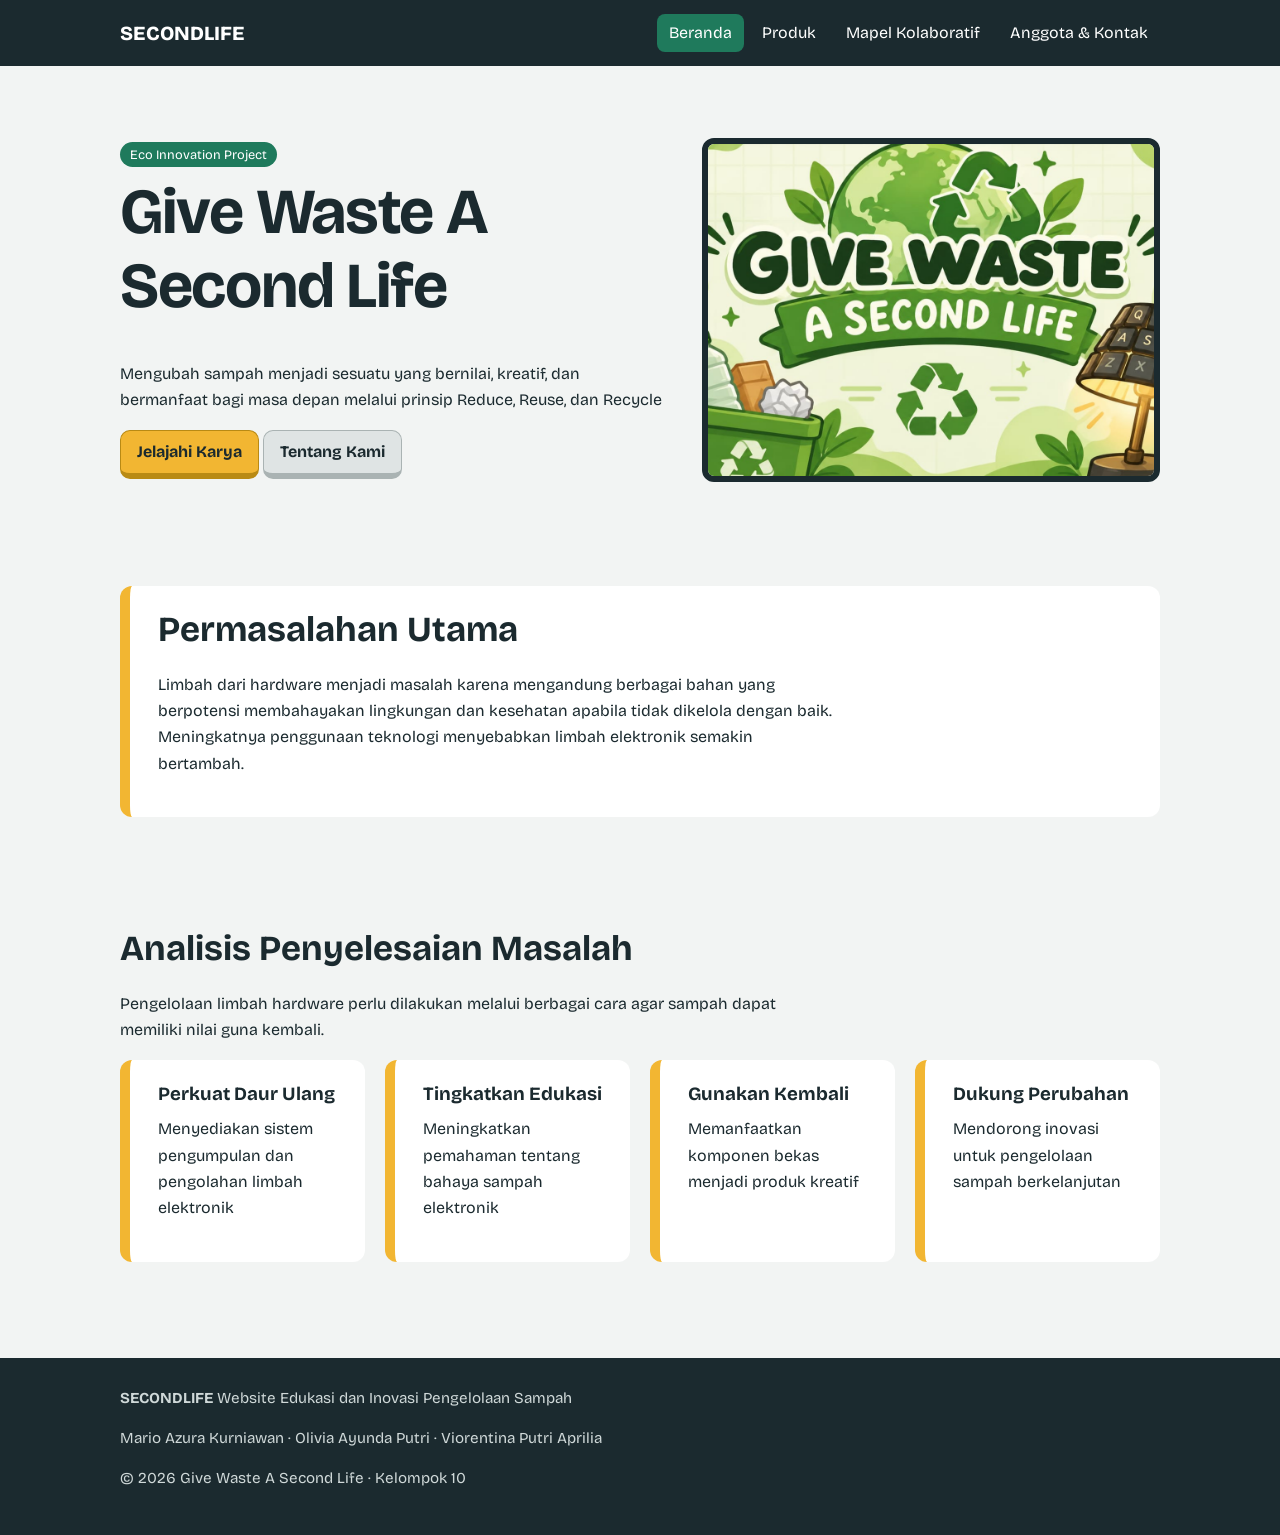
<file: index.html>
<!DOCTYPE html>
<html lang="id">
<head>
  <meta charset="UTF-8">
  <meta name="viewport" content="width=device-width, initial-scale=1">
  <title>Beranda | Give Waste A Second Life</title>
  <link href="https://fonts.googleapis.com/css2?family=Bricolage+Grotesque:wght@400;700;800&display=swap" rel="stylesheet">
  <link rel="stylesheet" href="css/variables.css">
  <link rel="stylesheet" href="css/base.css">
  <link rel="stylesheet" href="css/components.css">
</head>
<body>
<header class="site-header"><div class="wrap">
  <a class="brand" href="index.html">SECONDLIFE</a>
  <nav class="nav" aria-label="Menu utama">
    <a href="index.html" aria-current="page">Beranda</a>
    <a href="produk.html">Produk</a>
    <a href="pembelajaran.html">Mapel Kolaboratif</a>
    <a href="anggota.html">Anggota &amp; Kontak</a>
  </nav>
</div>
</header>
<main>
<section class="hero"><div class="wrap grid">
  <div>
    <p class="tag">Eco Innovation Project</p>
    <h1>Give Waste A Second Life</h1>
    <p>Mengubah sampah menjadi sesuatu yang bernilai, kreatif, dan bermanfaat bagi masa depan melalui prinsip Reduce, Reuse, dan Recycle</p>
    <a class="keycap hot" href="produk.html">Jelajahi Karya</a>
    <a class="keycap" href="anggota.html">Tentang Kami</a>
  </div>
  <img class="hero-img" src="./gambar/gambar.home.jpeg" alt="Second Life">
</div>
</section>

<section class="section"><div class="wrap">
  <div class="border">
    <h2>Permasalahan Utama</h2>
  <p>Limbah dari hardware menjadi masalah karena mengandung berbagai bahan yang berpotensi membahayakan lingkungan dan kesehatan apabila tidak dikelola dengan baik. Meningkatnya penggunaan teknologi menyebabkan limbah elektronik semakin bertambah.</p>
  </div>
</div>
</section>

<section class="section"><div class="wrap">
  <h2>Analisis Penyelesaian Masalah</h2>
  <p>Pengelolaan limbah hardware perlu dilakukan melalui berbagai cara agar sampah dapat memiliki nilai guna kembali.</p>
  <div class="cards">
    <article class="border">
      <h3>Perkuat Daur Ulang</h3>
      <p>Menyediakan sistem pengumpulan dan pengolahan limbah elektronik</p>
    </article>
    <article class="border">
      <h3>Tingkatkan Edukasi</h3>
      <p>Meningkatkan pemahaman tentang bahaya sampah elektronik</p>
    </article>
    <article class="border">
      <h3>Gunakan Kembali</h3>
      <p>Memanfaatkan komponen bekas menjadi produk kreatif</p>
    </article>
    <article class="border">
      <h3>Dukung Perubahan</h3>
      <p>Mendorong inovasi untuk pengelolaan sampah berkelanjutan</p>
    </article>
  </div>
</div>
</section>
</main>
<footer class="site-footer"><div class="wrap">
  <p><b>SECONDLIFE</b> Website Edukasi dan Inovasi Pengelolaan Sampah</p>
  <p>Mario Azura Kurniawan · Olivia Ayunda Putri · Viorentina Putri Aprilia</p>
  <p>© 2026 Give Waste A Second Life · Kelompok 10</p>
</div>
</footer>
</body>
</html>
</file>
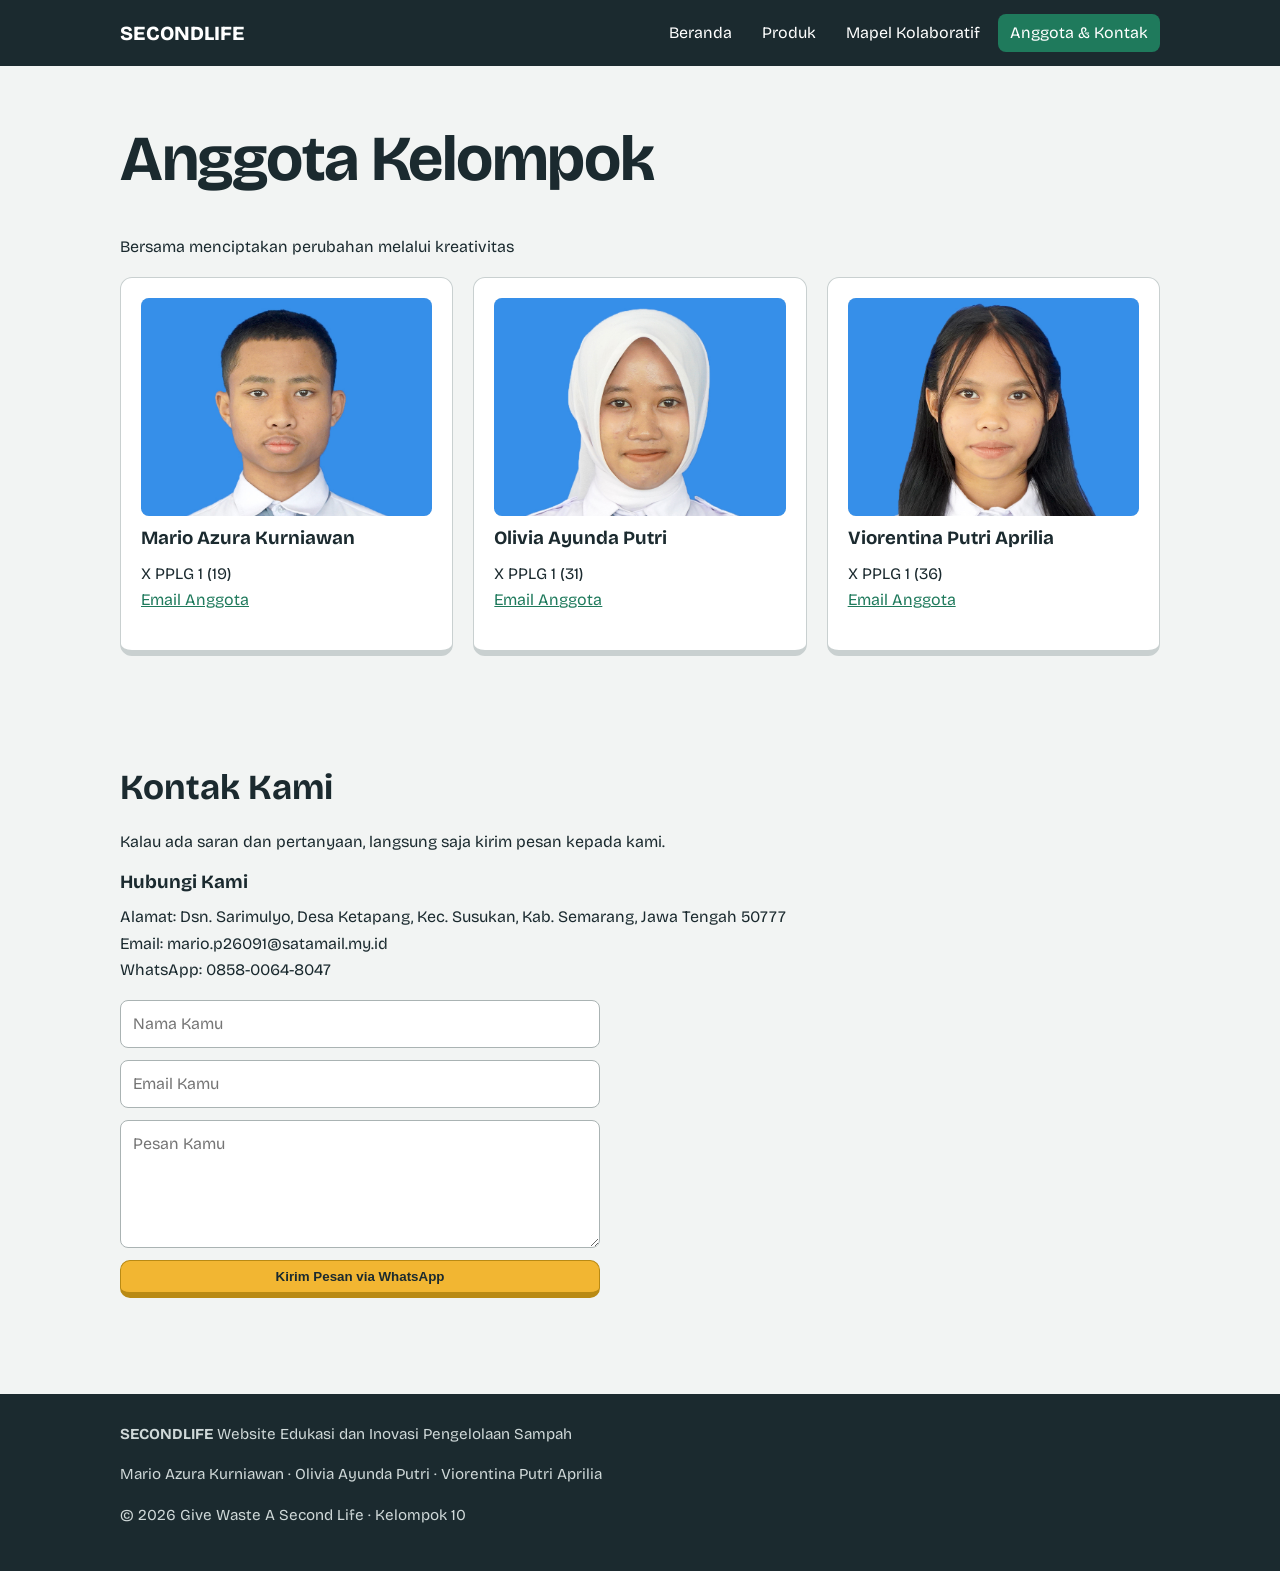
<file: anggota.html>
<!DOCTYPE html>
<html lang="id">
<head>
  <meta charset="UTF-8">
  <meta name="viewport" content="width=device-width, initial-scale=1">
  <title>Anggota & Kontak | Give Waste A Second Life</title>
  <link href="https://fonts.googleapis.com/css2?family=Bricolage+Grotesque:wght@400;700;800&display=swap" rel="stylesheet">
  <link rel="stylesheet" href="css/variables.css">
  <link rel="stylesheet" href="css/base.css">
  <link rel="stylesheet" href="css/components.css">
</head>
<body>
<header class="site-header"><div class="wrap">
  <a class="brand" href="index.html">SECONDLIFE</a>
  <nav class="nav" aria-label="Menu utama">
    <a href="index.html">Beranda</a>
    <a href="produk.html">Produk</a>
    <a href="pembelajaran.html">Mapel Kolaboratif</a>
    <a href="anggota.html" aria-current="page">Anggota &amp; Kontak</a>
  </nav>
</div>
</header>
<main>
<section class="section"><div class="wrap" id="anggota">
  <h1>Anggota Kelompok</h1>
  <p>Bersama menciptakan perubahan melalui kreativitas</p>
  <div class="cards">
    <article class="card">
      <img src="./gambar/gambar.mario.jpeg" alt="Mario azura kurniawan">
      <h3>Mario Azura Kurniawan</h3>
      <p>X PPLG 1 (19)<br><a href="mailto:mario.p26091@satamail.my.id">Email Anggota</a></p>
    </article>
    <article class="card">
      <img src="./gambar/gambar.oliv.jpeg" alt="Olivia ayunda putri">
      <h3>Olivia Ayunda Putri</h3>
      <p>X PPLG 1 (31)<br><a href="mailto:olivia.p26124@satamail.my.id">Email Anggota</a></p>
    </article>
    <article class="card">
      <img src="./gambar/gambar.april.jpeg" alt="Viorentina Putri Aprilia">
      <h3>Viorentina Putri Aprilia</h3>
      <p>X PPLG 1 (36)<br><a href="mailto:viorentina.p26138@satamail.my.id">Email Anggota</a></p>
    </article>
  </div>
</div>
</section>

<section class="section"><div class="wrap" id="kontak">
  <h2>Kontak Kami</h2>
  <p>Kalau ada saran dan pertanyaan, langsung saja kirim pesan kepada kami.</p>
  <h3>Hubungi Kami</h3>
  <p>Alamat: Dsn. Sarimulyo, Desa Ketapang, Kec. Susukan, Kab. Semarang, Jawa Tengah 50777<br>
  Email: mario.p26091@satamail.my.id<br>
  WhatsApp: 0858-0064-8047</p>
  <form class="form" id="wa-form">
    <input id="nama" placeholder="Nama Kamu" required>
    <input id="email" type="email" placeholder="Email Kamu" required>
    <textarea id="pesan" rows="4" placeholder="Pesan Kamu" required></textarea>
    <button class="keycap hot" type="submit">Kirim Pesan via WhatsApp</button>
  </form>
</div>
</section>
</main>
<footer class="site-footer"><div class="wrap">
  <p><b>SECONDLIFE</b> Website Edukasi dan Inovasi Pengelolaan Sampah</p>
  <p>Mario Azura Kurniawan · Olivia Ayunda Putri · Viorentina Putri Aprilia</p>
  <p>© 2026 Give Waste A Second Life · Kelompok 10</p>
</div>
</footer>
</body>
</html>
</file>
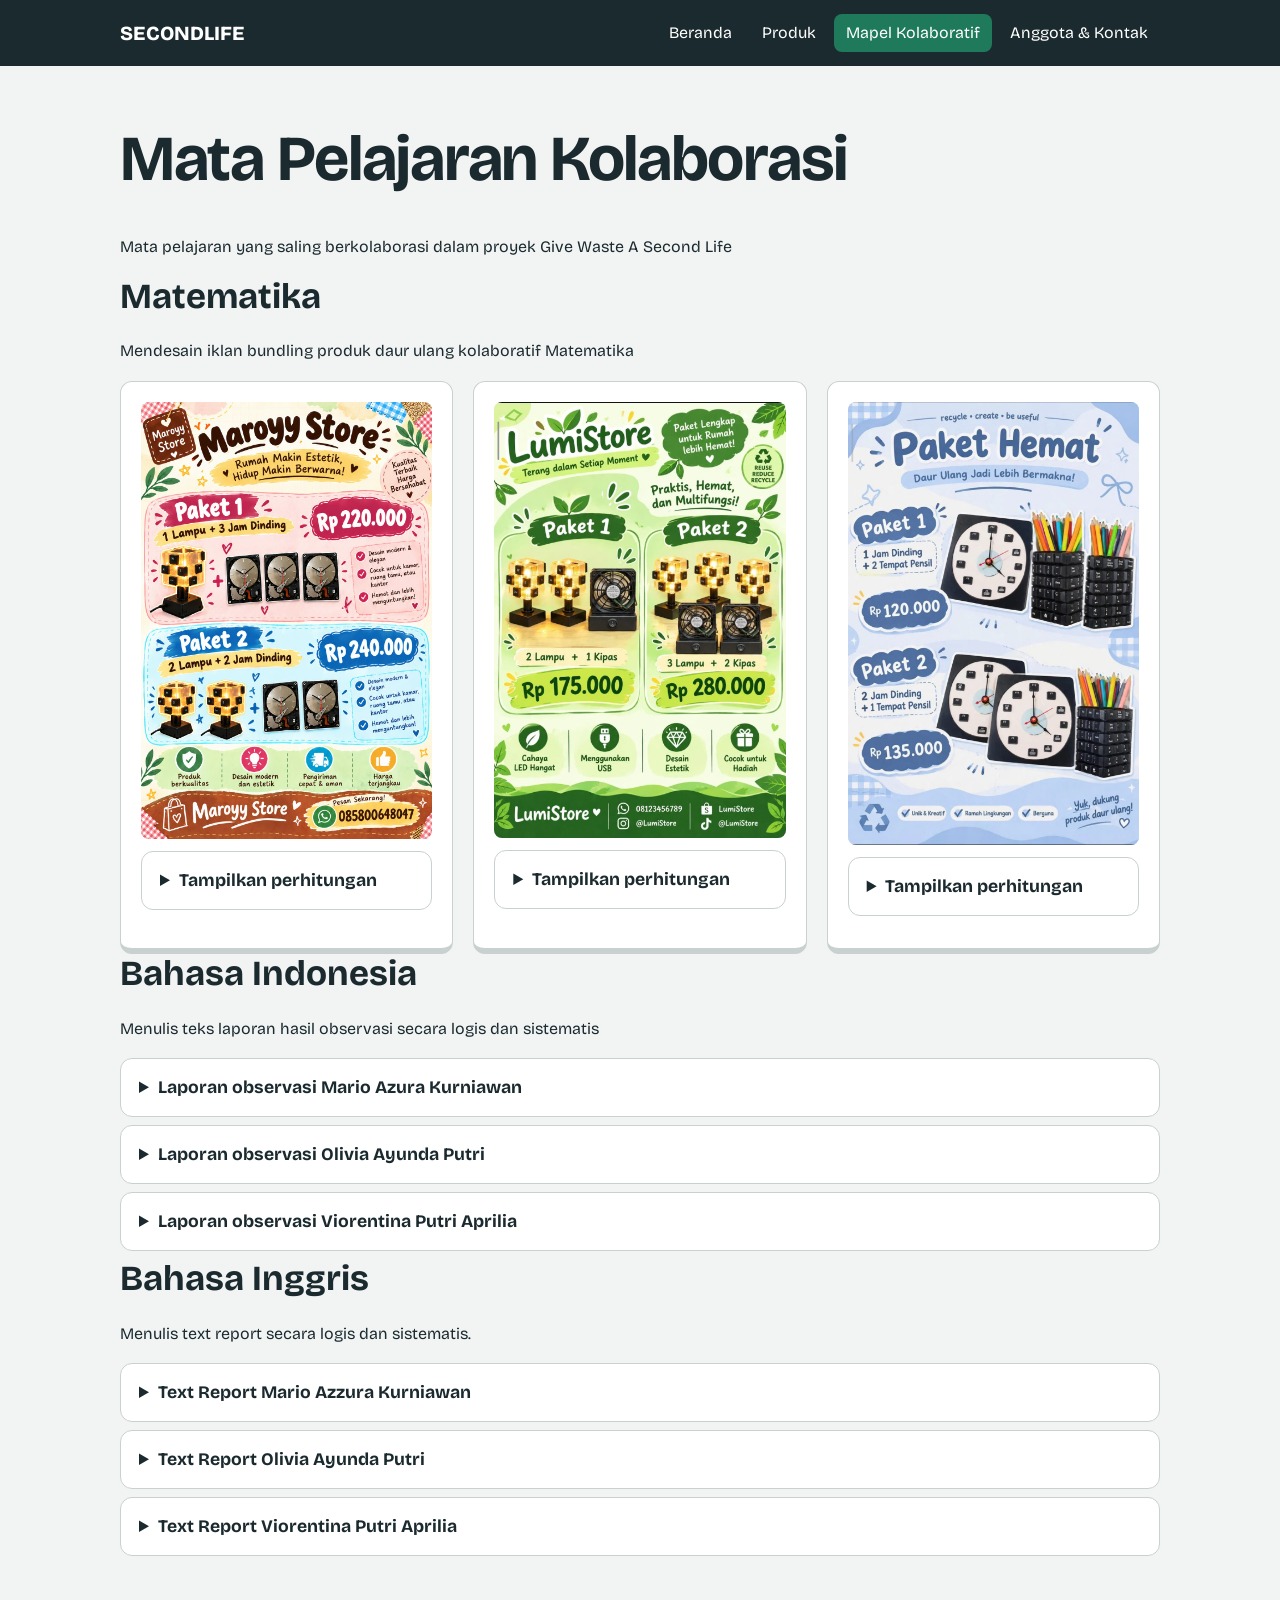
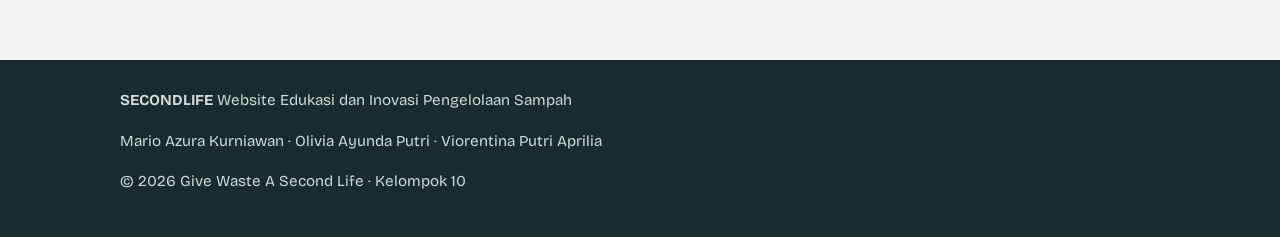
<file: pembelajaran.html>
<!DOCTYPE html>
<html lang="id">
<head>
  <meta charset="UTF-8">
  <meta name="viewport" content="width=device-width, initial-scale=1">
  <title>Mapel Kolaboratif | Give Waste A Second Life</title>
  <link href="https://fonts.googleapis.com/css2?family=Bricolage+Grotesque:wght@400;700;800&display=swap" rel="stylesheet">
  <link rel="stylesheet" href="css/variables.css">
  <link rel="stylesheet" href="css/base.css">
  <link rel="stylesheet" href="css/components.css">
</head>
<body>
<header class="site-header"><div class="wrap">
  <a class="brand" href="index.html">SECONDLIFE</a>
  <nav class="nav" aria-label="Menu utama">
    <a href="index.html">Beranda</a>
    <a href="produk.html">Produk</a>
    <a href="pembelajaran.html" aria-current="page">Mapel Kolaboratif</a>
    <a href="anggota.html">Anggota &amp; Kontak</a>
  </nav>
</div>
</header>
<main>
<section class="section"><div class="wrap">
  <h1>Mata Pelajaran Kolaborasi</h1>
  <p>Mata pelajaran yang saling berkolaborasi dalam proyek Give Waste A Second Life</p>

  <h2 id="matematika">Matematika</h2>
  <p>Mendesain iklan bundling produk daur ulang kolaboratif Matematika</p>
  <div class="cards">
    <article class="card"><img class="price-img" src="./gambar/mtk.mario.jpeg" alt="Iklan Produk Mario">
      <details class="calc">
        <summary>Tampilkan perhitungan</summary>
        <h4>Permisalan</h4>
        <p>x = harga 1 lampu hias<br>
          y = harga 1 jam HDD</p>
        <h4>Permodelan</h4>
        <p>x+3y=220.000<br>2x+2y=240.000</p>
        <h4>Penyelesaian</h4>
        <p>
          Eliminasi<br>
            x+3y=220.000(x2)<br>
            2x+2y=240.000(x1)<br>
            ----------------------------<br>
            2x+6y=440.000<br>
            2x+2y=240.000<br>
            ---------------------------- (-)<br>
            4y=200.000<br>
            y=50.000<br>
        </p>
        <p>Subsitusi<br>
          x+3(50.000)=220.000<br>
          x+150.000=220.000<br>
          x=220.000-150.000<br>
          x=70.000<br>
        </p>
        <p class="hasil">
          <b>Hasil:</b><br>
          x=70.000, y=50.000<br>
          1 Lampu Hias Rp.70.000 dan 1 Jam HDD Rp.50.000</p>
      </details>
    </article>
    <article class="card"><img class="price-img" src="./gambar/mtk.oliv.jpeg" alt="Iklan Produk Oliv">
      <details class="calc"><summary>Tampilkan perhitungan</summary>
        <h4>Permisalan</h4>
        <p>
          x = harga 1 kipas portabel<br>
          y = harga 1 lampu hias</p>
        <h4>Permodelan</h4>
        <p>
          x+2y=175.000<br>
          2x+y=280.000
        </p>
        <h4>Penyelesaian</h4>
        <p>
          Eliminasi<br>
          x+2y=175.000(x2)<br>
          2x+3y=280.000(x1)<br>
        </p>
        <p>
          2x+4y=350.000<br>
          2x+3y=280.000<br>
          y=70.000
        </p>
        <p>
          Subsitusi<br>
          x+2(70.000)=175.000<br>
          x+140.000=175.000<br>
          x=175.000-140.000<br>
          x=35.000<br><br>
        </p>
        <p class="hasil">
          <b>Hasil:</b><br>
          x=35.000, y=70.000<br>
          1 Kipas Portabel Rp.35.000 dan 1 Lampu Hias Rp.70.000</p>
      </details></article>
    <article class="card"><img class="price-img" src="./gambar/mtk.april.jpeg" alt="Iklan Produk April">
      <details class="calc"><summary>Tampilkan perhitungan</summary>
        <h4>Permisalan</h4>
        <p>
          x= harga 1 jam dinding<br>
          y= harga 1 tempat pensil
        </p>
        <h4>Permodelan</h4>
        <p>
          x+2y=120.000<br>
          2x+y=135.000
        </p>
        <h4>Penyelesaian</h4>
        <p>
          Eliminasi<br>
          x+2y=120.000(x2)<br>
          2x+y=135.000(x1)<br>
        </p>
        <p>
          2x+4y=240.000<br>
          2x+y=135.000(-)<br>
          3y=105.000<br>
          y=35.000<br>
        </p>
        <p>
          Subsitusi<br>
          x+2(35.000)=120.000<br>
          x+70.000=120.000<br>
          x=120.000-70.000<br>
          x=50.000
        </p>
        <p class="hasil">
          <b>Hasil:</b><br>
          x=50.000, y=35.000<br>
          1 Jam Dinding Rp.50.000 dan 1 Tempat Pensil Rp.35.000</p>
      </details>
    </article>
  </div>

  <h2 id="indonesia">Bahasa Indonesia</h2>
  <p>Menulis teks laporan hasil observasi secara logis dan sistematis</p>

  <details class="laporan"><summary>Laporan observasi Mario Azura Kurniawan</summary>
    <h3>Pengolahan Limbah Komponen Komputer Bekas</h3>
    <p class="paragraf"> elektronik merupakan sisa perangkat elektronik yang sudah tidak digunakan atau mengalami kerusakan. Salah satu contohnya adalah keyboard komputer bekas. Jika tidak dikelola dengan baik, limbah elektronik dapat menumpuk dan mencemari lingkungan. Oleh karena itu, diperlukan kreativitas untuk memanfaatkan kembali barang bekas menjadi produk yang berguna.</p>
    <p class="paragraf"> satu bentuk pemanfaatan limbah elektronik adalah mengubah keyboard bekas menjadi lampu hias. Produk ini dibuat dengan memanfaatkan bagian keyboard sebagai bahan dekorasi yang memiliki tampilan unik. Proses pembuatannya dimulai dengan membersihkan keyboard, menyusun bagian-bagiannya, kemudian memasang komponen pencahayaan dengan memperhatikan keamanan.</p>
    <p class="paragraf">Lampu hias dari keyboard bekas memiliki beberapa manfaat, yaitu mengurangi limbah elektronik, meningkatkan kreativitas, dan menghasilkan produk yang memiliki nilai jual. Produk ini juga menerapkan prinsip 3R, khususnya Reuse, karena memanfaatkan kembali barang yang sudah tidak digunakan menjadi benda baru yang lebih bermanfaat.</p>
    <p class="paragraf">Berdasarkan hasil observasi, lampu hias dari keyboard bekas merupakan salah satu inovasi kreatif dalam mengatasi permasalahan limbah elektronik. Produk ini membuktikan bahwa barang bekas masih dapat dimanfaatkan menjadi sesuatu yang menarik dan bernilai ekonomi. Dengan menerapkan prinsip 3R, kita dapat ikut menjaga kebersihan dan kelestarian lingkungan.</p>
  </details>

  <details class="laporan"><summary>Laporan observasi Olivia Ayunda Putri</summary>
    <h3>Pengolahan Limbah Keyboard Bekas</h3>
    <p class="paragraf">Limbah elektronik merupakan sisa barang elektronik yang sudah tidak digunakan atau mengalami kerusakan. Salah satu contohnya adalah keyboard komputer bekas. Keyboard yang sudah tidak berfungsi sering kali dibuang dan menjadi sampah elektronik. Padahal, beberapa bagian keyboard masih dapat dimanfaatkan menjadi barang baru. Salah satu bentuk pemanfaatannya adalah dengan mengolah limbah keyboard bekas menjadi produk Keylight, yaitu lampu hias kreatif yang menggunakan komponen keyboard sebagai bahan dekorasinya.</p>
    <p class="paragraf">Proses pembuatan Keylight diawali dengan mengumpulkan keyboard bekas yang sudah tidak digunakan. Keyboard tersebut kemudian dibongkar untuk mengambil bagian-bagian yang masih bisa dimanfaatkan, seperti tombol-tombol dan bagian casing. Selanjutnya, komponen yang telah dipilih dibersihkan agar terbebas dari debu dan kotoran.Setelah bahan siap, tombol-tombol keyboard disusun sesuai pola dan desain yang telah direncanakan. Bagian tersebut kemudian dirangkai dengan bahan tambahan sebagai kerangka produk. Selanjutnya, dipasang komponen lampu sebagai sumber pencahayaan. Setelah seluruh bagian terpasang, dilakukan pemeriksaan untuk memastikan Keylight dapat berfungsi dengan baik dan memiliki tampilan yang menarik.</p>
    <p class="paragraf">Hasil dari pengolahan limbah keyboard bekas ini adalah produk Keylight yang dapat digunakan sebagai lampu hias atau penerangan tambahan. Produk ini memiliki ciri khas berupa penggunaan tombol-tombol keyboard yang memberikan kesan unik dan modern.Selain menghasilkan produk yang bermanfaat, pengolahan ini juga memberikan dampak positif bagi lingkungan. Limbah keyboard yang sebelumnya tidak terpakai dapat dimanfaatkan kembali sehingga jumlah sampah elektronik dapat dikurangi. Kegiatan ini juga melatih kreativitas, keterampilan, dan kemampuan berinovasi dalam menciptakan produk dari barang bekas.</p>
    <p class="paragraf">Pengolahan limbah keyboard bekas menjadi Keylight merupakan salah satu bentuk kreativitas dalam memanfaatkan barang yang sudah tidak terpakai. Melalui proses pengolahan yang tepat, limbah elektronik dapat diubah menjadi produk yang memiliki fungsi, keindahan, dan nilai ekonomi. Oleh karena itu, pemanfaatan limbah keyboard bekas menjadi Keylight dapat menjadi salah satu alternatif untuk mengurangi sampah elektronik sekaligus meningkatkan kepedulian terhadap lingkungan.</p>
  </details>

  <details class="laporan"><summary>Laporan observasi Viorentina Putri Aprilia</summary>
    <h3>Pengolahan Limbah Keyboard Bekas</h3>
    <p class="paragraf">komponen komputer bekas merupakan salah satu jenis sampah elektronik yang sudah tidak digunakan. Salah satu contohnya adalah keyboard komputer bekas. Jika tidak dikelola dengan baik, limbah tersebut dapat menumpuk dan mencemari lingkungan. Oleh karena itu, diperlukan upaya untuk memanfaatkan kembali barang bekas menjadi produk yang berguna.</p>
  
    <p class="paragraf">satu bentuk pemanfaatan limbah elektronik adalah mengolah keyboard bekas menjadi lampu hias atau keylight. Produk ini dibuat dengan memanfaatkan tombol-tombol keyboard sebagai bahan utama dekorasi. Proses pembuatannya dilakukan dengan membersihkan keyboard, memilih tombol yang masih layak digunakan, kemudian menyusun dan menggabungkannya dengan lampu serta bahan pendukung lainnya hingga menjadi produk lampu hias yang menarik.</p>

    <p class="paragraf">keyboard bekas menjadi lampu hias memiliki beberapa manfaat, yaitu mengurangi jumlah sampah elektronik, menghemat penggunaan bahan baku, meningkatkan kreativitas, dan menghasilkan produk yang memiliki nilai guna. Kegiatan ini juga menerapkan prinsip 3R, yaitu Reduce dengan mengurangi sampah elektronik, Reuse dengan menggunakan kembali tombol keyboard yang masih layak, dan Recycle dengan mengolah keyboard bekas menjadi produk baru.</p>

    <p class="paragraf">Berdasarkan hasil observasi, pengolahan limbah keyboard bekas menjadi lampu hias merupakan salah satu bentuk pemanfaatan barang bekas yang kreatif dan bermanfaat. Produk ini membuktikan bahwa limbah elektronik masih dapat diolah menjadi barang yang menarik dan memiliki nilai ekonomi. Dengan menerapkan prinsip 3R, kita dapat mengurangi pencemaran lingkungan sekaligus meningkatkan kreativitas dalam memanfaatkan barang bekas.</p>
  </details>

  <h2 id="inggris">Bahasa Inggris</h2>
  <p>Menulis text report secara logis dan sistematis.</p>

  <details class="laporan"><summary>Text Report Mario Azzura Kurniawan</summary>
    <h3>Processing of Used Computer Component Waste</h3>
    <p>Electronic waste is one of the environmental problems caused by technological development. Many electronic devices, such as keyboards and computers, are no longer used and become waste. If not managed properly, electronic waste can harm the environment. Therefore, reusing old electronic materials is a good solution.</p>
    <p>A decorative lamp made from a used keyboard is an example of a creative product. The used keyboard is cleaned and its parts are arranged into a unique decoration. After that, a lighting component is installed carefully to create a functional and attractive lamp.</p>
    <p>This product has several benefits. It helps reduce electronic waste, develops creativity, and creates economic value. It also applies the 3R principle, especially Reuse, by turning unused materials into useful products.</p>
    <p>In conclusion, a decorative lamp made from a used keyboard is a creative way to reuse electronic waste. It shows that old electronic materials can become useful and valuable products. By applying the 3R principle, we can help protect the environment and create a cleaner future.</p>
  </details>

  <details class="laporan"><summary>Text Report Olivia Ayunda Putri</summary>
    <h3>Processing of Used Computer Component Waste</h3>
    <p>Electronic waste is discarded electronic equipment that is no longer used or has been damaged. One example is a used computer keyboard. Keyboards that no longer function are often thrown away and become electronic waste. However, some parts of keyboards can still be reused to create new products. One way to reuse them is by processing used keyboard waste into a Keylight product, which is a creative decorative lamp that uses keyboard components as its decoration.</p>
    <p>The process of making Keylight begins with collecting used keyboards that are no longer in use. The keyboards are then disassembled to take useful parts, such as the keys and the casing. After that, the selected components are cleaned to remove dust and dirt. Once the materials are ready, the keyboard keys are arranged according to the planned pattern and design. The parts are then assembled with additional materials to form the product's frame. Next, a lighting component is installed as the source of illumination. After all the parts have been assembled, the product is checked to ensure that the Keylight works properly and has an attractive appearance.</p>
    <p>The result of processing used keyboard waste is a Keylight product that can be used as a decorative lamp or additional lighting. This product has a unique characteristic because it uses keyboard keys as decorations, giving it a modern and creative appearance. Besides producing a useful product, this recycling activity also has a positive impact on the environment. Previously unused keyboard waste can be reused, helping reduce the amount of electronic waste. This activity also develops creativity, skills, and innovation in creating products from recycled materials.</p>
    <p>Processing used keyboard waste into Keylight is a form of creativity in reusing unused materials. Through proper processing, electronic waste can be transformed into a product that has practical functions, aesthetic value, and economic potential. Therefore, turning used keyboards into Keylight products can be an alternative way to reduce electronic waste while increasing environmental awareness.</p>
  </details>

  <details class="laporan"><summary>Text Report Viorentina Putri Aprilia</summary>
    <h3>Processing Used Computer Component Waste</h3>
    <p>Used computer components are electronic waste that comes from devices that are no longer used or have been damaged. Examples include cables, fans, keyboards, mice, motherboards, and CPU cases. If not managed properly, electronic waste can pollute the environment. Therefore, proper waste management is important to protect the environment.</p>
    <p>Used computer components can be reused and processed into useful products. Components that are still in good condition can be used again, while damaged components can be recycled into new products. This process helps reduce the amount of electronic waste.</p>
    <p>There are three methods of processing electronic waste based on the 3R principles. Reduce means reducing the use of unnecessary electronic products. Reuse means using components that are still in good condition. Recycle means processing used components into new products. These methods provide several benefits, such as reducing environmental pollution, saving raw materials, improving creativity, and producing useful items.</p>
    <p>In conclusion, used computer components can be managed through the 3R principles (Reduce, Reuse, and Recycle). These methods help reduce electronic waste, save resources, and protect the environment. By reusing and recycling old computer components, we can turn waste into something more useful.</p>
  </details>
</div>
</section>
</main>
<footer class="site-footer"><div class="wrap">
  <p><b>SECONDLIFE</b> Website Edukasi dan Inovasi Pengelolaan Sampah</p>
  <p>Mario Azura Kurniawan · Olivia Ayunda Putri · Viorentina Putri Aprilia</p>
  <p>© 2026 Give Waste A Second Life · Kelompok 10</p>
</div>
</footer>
</body>
</html>
</file>
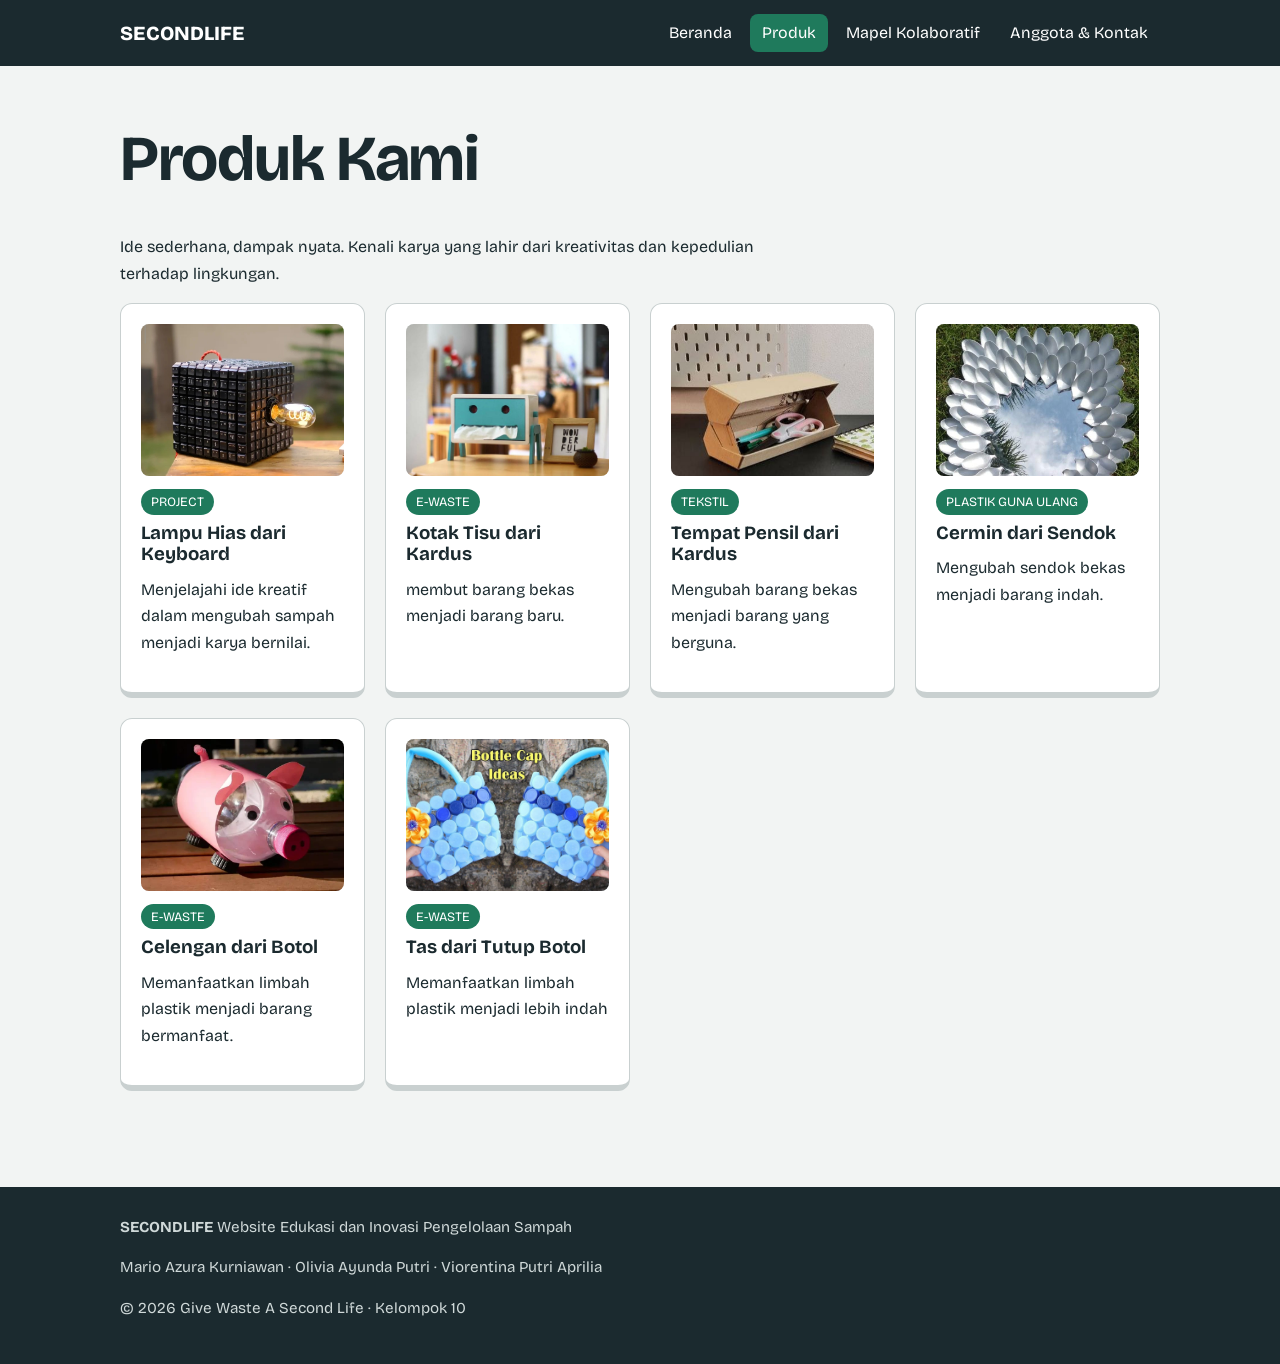
<file: produk.html>
<!DOCTYPE html>
<html lang="id">
<head>
  <meta charset="UTF-8">
  <meta name="viewport" content="width=device-width, initial-scale=1">
  <title>Produk | Give Waste A Second Life</title>
  <link href="https://fonts.googleapis.com/css2?family=Bricolage+Grotesque:wght@400;700;800&display=swap" rel="stylesheet">
  <link rel="stylesheet" href="css/variables.css">
  <link rel="stylesheet" href="css/base.css">
  <link rel="stylesheet" href="css/components.css">
</head>
<body>
<header class="site-header"><div class="wrap">
  <a class="brand" href="index.html">SECONDLIFE</a>
  <nav class="nav" aria-label="Menu utama">
    <a href="index.html">Beranda</a>
    <a href="produk.html" aria-current="page">Produk</a>
    <a href="pembelajaran.html">Mapel Kolaboratif</a>
    <a href="anggota.html">Anggota &amp; Kontak</a>
  </nav>
</div>
</header>
<main>
<section class="section"><div class="wrap" id="produk">
  <h1>Produk Kami</h1>
  <p>Ide sederhana, dampak nyata. Kenali karya yang lahir dari kreativitas dan kepedulian terhadap lingkungan.</p>
  <div class="cards">
    <article class="card">
      <a href="lampu.html"><img src="./gambar/gambar.lampu.jpeg" alt="keylight"></a>
      <span class="tag">PROJECT</span>
      <h3>Lampu Hias dari Keyboard</h3>
      <p>Menjelajahi ide kreatif dalam mengubah sampah menjadi karya bernilai.</p>
    </article>
    <article class="card">
      <a href="tisu.html"><img src="./gambar/gambar.kotak.tisu.jpeg" alt="tempat tisu"></a>
      <span class="tag">E-WASTE</span>
      <h3>Kotak Tisu dari Kardus</h3>
      <p>membut barang bekas menjadi barang baru.</p>
    </article>
    <article class="card">
      <a href="pensil.html"><img src="./gambar/gambar.kotak.pensil.jpeg" alt="Tempat pensil"></a>
      <span class="tag">TEKSTIL</span>
      <h3>Tempat Pensil dari Kardus</h3>
      <p>Mengubah barang bekas menjadi barang yang berguna.</p>
    </article>
    <article class="card">
      <a href="cermin.html"><img src="./gambar/gambar.cermin.jpeg" alt="Cermin"></a>
      <span class="tag">PLASTIK GUNA ULANG</span>
      <h3>Cermin dari Sendok</h3>
      <p>Mengubah sendok bekas menjadi barang indah.</p>
    </article>
    <article class="card">
      <a href="celengan.html"><img src="./gambar/gambar.celengan.jpeg" alt="Celengan"></a>
      <span class="tag">E-WASTE</span>
      <h3>Celengan dari Botol</h3>
      <p>Memanfaatkan limbah plastik menjadi barang bermanfaat.</p>
    </article>
    <article class="card">
      <a href="tas.html"><img src="./gambar/gambar.tas.jpeg" alt="Tas"></a>
      <span class="tag">E-WASTE</span>
      <h3>Tas dari Tutup Botol</h3>
      <p>Memanfaatkan limbah plastik menjadi lebih indah</p>
    </article>
  </div>
</div>
</section>
</main>
<footer class="site-footer"><div class="wrap">
  <p><b>SECONDLIFE</b> Website Edukasi dan Inovasi Pengelolaan Sampah</p>
  <p>Mario Azura Kurniawan · Olivia Ayunda Putri · Viorentina Putri Aprilia</p>
  <p>© 2026 Give Waste A Second Life · Kelompok 10</p>
</div>
</footer>
</body>
</html>
</file>
<file: css/variables.css>
:root {
  --ink: #1b2a2f;
  --paper: #f2f4f3;
  --keycap: #dfe4e4;
  --green: #1f7a5c;
  --amber: #f2b632;
  --white: #ffffff;
  --font: "Bricolage Grotesque", "Segoe UI", system-ui, sans-serif;
  --radius: 12px;
  --max: 1080px;
}
</file>
<file: css/base.css>
*, *::before, *::after {
    box-sizing: border-box;
}
body {
    margin: 0;
    font-family: var(--font);
    color: var(--ink);
    background: var(--paper);
    line-height: 1.65;
}
img {
    max-width: 100%;
    display: block;
}
a {
    color: var(--green);
}
h1, h2, h3 {
    line-height: 1.15;
    margin: 0 0 .6em;
}
h1 {
    font-size: clamp(2.2rem, 6vw, 4rem);
    letter-spacing: -.02em;
}
h2 {font-size: clamp(1.5rem, 3.5vw, 2.2rem);
}
p {
    margin: 0 0 1em;
    max-width: 68ch;
}
.wrap {
    max-width: var(--max);
    margin: 0 auto;
    padding: 0 20px;
}
.section {
    padding: 56px 0;
}
:focus-visible {
    outline: 3px solid var(--amber);
    outline-offset: 2px;
}
</file>
<file: css/components.css>
.site-header {
    background: var(--ink);
    color: var(--white);
}
.site-header .wrap {
    display: flex;
    flex-wrap: wrap;
    gap: 12px 24px;
    align-items: center;
    justify-content: space-between;
    padding-top: 14px;
    padding-bottom: 14px;
}
.brand {
    font-weight: 800;
    font-size: 1.25rem;
    color: var(--white);
    text-decoration: none;
}
.nav {
    display: flex;
    flex-wrap: wrap;
    gap: 6px;
}
.nav a {
    color: var(--white);
    text-decoration: none;
    padding: 6px 12px;
    border-radius: 8px;
}
.nav a:hover, .nav a[aria-current="page"] {
    background: var(--green);
}

.keycap {
    display: inline-block;
    background: var(--keycap);
    border: 1px solid #aab3b3;
    border-bottom-width: 6px;
    border-radius: 10px;
    padding: 8px 16px;
    font-weight: 700;
    color: var(--ink);
    text-decoration: none;
}
.keycap:active {
    border-bottom-width: 2px;
    transform: translateY(4px);
}
.keycap.hot {
    background: var(--amber);
    border-color: #b98a14;
}

.hero {
    padding: 72px 0 48px;
}
.hero .grid {
    display: grid;
    gap: 32px;
    align-items: center;
    grid-template-columns: 1.2fr 1fr;
}
.hero-img {
    border-radius: var(--radius);
    border: 6px solid var(--ink);
    background: var(--keycap);
    aspect-ratio: 4/3;
    object-fit: cover;
    width: 100%;
}
.cards {
    display: grid;
    gap: 20px;
    grid-template-columns: repeat(auto-fit, minmax(240px, 1fr));
}
.card {
    background: var(--white);
    border: 1px solid #c9d0d0;
    border-bottom-width: 6px;
    border-radius: var(--radius);
    padding: 20px;
}
.card img {
    border-radius: 8px;
    margin-bottom: 12px;
    aspect-ratio: 4/3;
    object-fit: cover;
    object-position: 50% 20%;
    width: 100%;
    background: var(--keycap);
}
.tag {
    display: inline-block;
    background: var(--green);
    color: var(--white);
    font-size: .8rem;
    padding: 2px 10px;
    border-radius: 99px;
    margin-bottom: 8px;
}

.steps {
    counter-reset: s;
    list-style: none;
    padding: 0;
    display: grid;
    gap: 14px;
}
.steps li {
    counter-increment: s;
    background: var(--white);
    border-left: 8px solid var(--amber);
    padding: 14px 18px;
    border-radius: 0 var(--radius) var(--radius) 0;
}
.steps li::before {
    content: "Langkah " counter(s);
    display: block;
    font-weight: 700;
    color: var(--green);
}

details {
    background: var(--white);
    border: 1px solid #c9d0d0;
    border-radius: var(--radius);
    padding: 14px 18px;
    margin-bottom: 12px;
}
summary {
    cursor: pointer;
    font-weight: 700;
    font-size: 1.1rem;
}
details[open] summary {
    margin-bottom: 10px;
    color: var(--green);
}
.note {
    background: #fff6d9;
    border-left: 6px solid var(--amber); 
    padding: 10px 14px;
    border-radius: 6px;
    font-size: .95rem;
}

.site-footer {
    background: var(--ink);
    color: #cfd8d8;
    padding: 28px 0;
    margin-top: 40px;
    font-size: .95rem;
}
.site-footer a {
    color: var(--amber);
}

@media (max-width: 760px) {
    .hero .grid {
        grid-template-columns: 1fr;
    }
}
@media (prefers-reduced-motion: reduce) {
    * {
        transition: none !important;
    }
}

.calc p, .laporan p, .laporan li {
    max-width: 72ch;
}
.calc h4 {
    margin: 14px 0 4px; color: var(--green);
}
.hasil {
    background: #e4f3ec;
    border-left: 6px solid var(--green);
    padding: 10px 14px;
    border-radius: 6px;
}
.laporan {
    margin-bottom: 8px;
}
.form {
    display: grid;
    gap: 12px;
    max-width: 480px;
}
.form input, .form textarea {
    font: inherit;
    padding: 10px 12px;
    border: 1px solid #aab3b3;
    border-radius: 8px;
}
.card-img-top {
    aspect-ratio: 4/3;
    object-fit: cover;
}
.price-img {
    aspect-ratio: auto !important;
    object-fit: contain !important;
}
.border {
    border-left: 10px solid var(--amber);
    border-radius: var(--radius);
    padding: 24px 28px;
    background: var(--white);
}
.paragraf {
    text-indent: 2em;
    text-align: left;
}
.detail-produk {
    display: grid;
    grid-template-columns: 1.2fr 1fr;
    gap: 32px;
    align-items: center;
}
.detail-produk img {
    width: 80%;
    justify-self: center;
    border-radius: var(--radius);
}
@media (max-width: 320px) {
    .detail-produk { grid-template-columns: 1fr;}
}
.dua-kolom {
  display: grid;
  grid-template-columns: 1.2fr 1fr;
  gap: 32px;
  align-items: center;
}
.dua-kolom img {
  width: 100%;
  max-width: 360px;
  justify-self: end;
  border-radius: var(--radius);
}

.info-grid {
  display: grid;
  grid-template-columns: repeat(auto-fit, minmax(260px, 1fr));
  gap: 20px;
}
.info-grid h2 {
  margin-top: 0;
}
.info-grid ol {
  margin: 0;
  padding-left: 22px;
}
.info-grid li {
  margin-bottom: 6px;
}

.langkah {
  list-style: none;
  counter-reset: l;
  padding: 0;
  display: grid;
  gap: 12px;
}
.langkah li {
  counter-increment: l;
  position: relative;
  background: var(--white);
  border: 1px solid #c9d0d0;
  border-radius: var(--radius);
  padding: 12px 16px 12px 62px;
}
.langkah li::before {
  content: counter(l);
  position: absolute;
  left: 14px;
  top: 10px;
  width: 34px;
  height: 34px;
  display: grid;
  place-items: center;
  font-weight: 800;
  background: var(--amber);
  border: 1px solid #b98a14;
  border-bottom-width: 4px;
  border-radius: 8px;
}
.tabel-wrap {
  overflow-x: auto;
}
.biaya {
  width: 100%;
  border-collapse: collapse;
  background: var(--white);
  border-radius: var(--radius);
  overflow: hidden;
}
.biaya th, .biaya td {
  padding: 12px 16px;
  text-align: left;
  border-bottom: 1px solid #dfe4e4;
}
.biaya thead th {
  background: var(--ink);
  color: var(--white);
}
.biaya tfoot td {
  font-weight: 800;
  background: #e4f3ec;
  border-bottom: 0;
}
.biaya .angka {
  text-align: right;
  white-space: nowrap;
}
.ringkas {
  background: #fff6d9;
  border-left: 6px solid var(--amber);
  padding: 12px 18px;
  border-radius: 6px;
  margin: 20px 0;
}
.ringkas p {
  margin: 4px 0;
}

@media (max-width: 760px) {
  .dua-kolom {
    grid-template-columns: 1fr;
  }
  .dua-kolom img {
    justify-self: start;
  }
}
</file>
